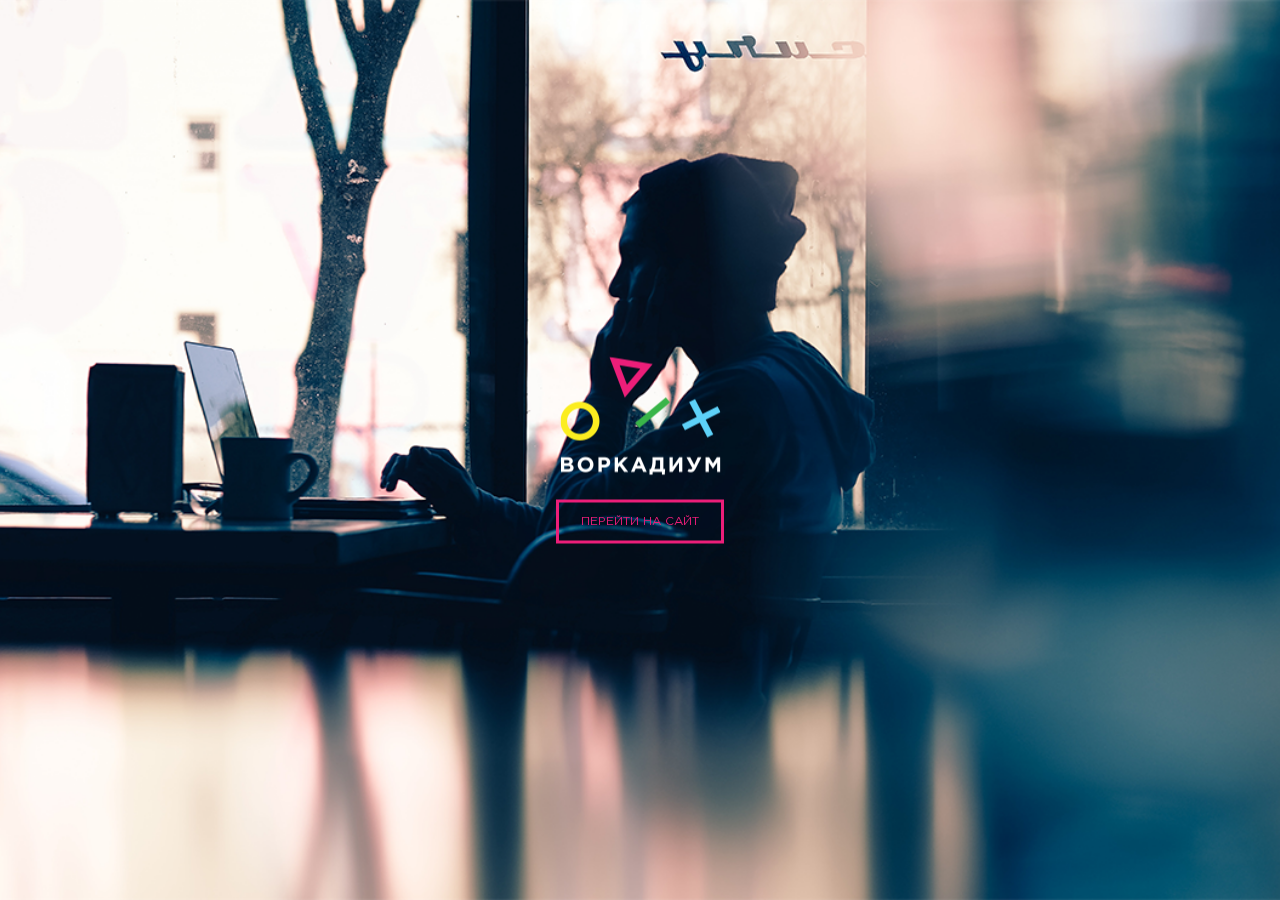
<file: Coworking/index.html>
<!DOCTYPE html>
<html lang="ru">
<head>
  <meta charset="UTF-8">
  <meta name="viewport" content="width=device-width, initial-scale=1.0">
  <title>Воркадиум</title>
  <link rel="stylesheet" href="./css/supercode.css"/>
</head>

<body>
<div class="wrapper wrapper_auth">
  <div class="welcome">
    <div class="welcome__container">
      <div class="welcome__logo">
        <img src="./img/logo.png" alt="logo" class="welcome__logo-pic">
      </div>

      <a href="coworking.html" class="btn">перейти на сайт</a>
    </div>
  </div>
</div>
</body>
</html>
</file>
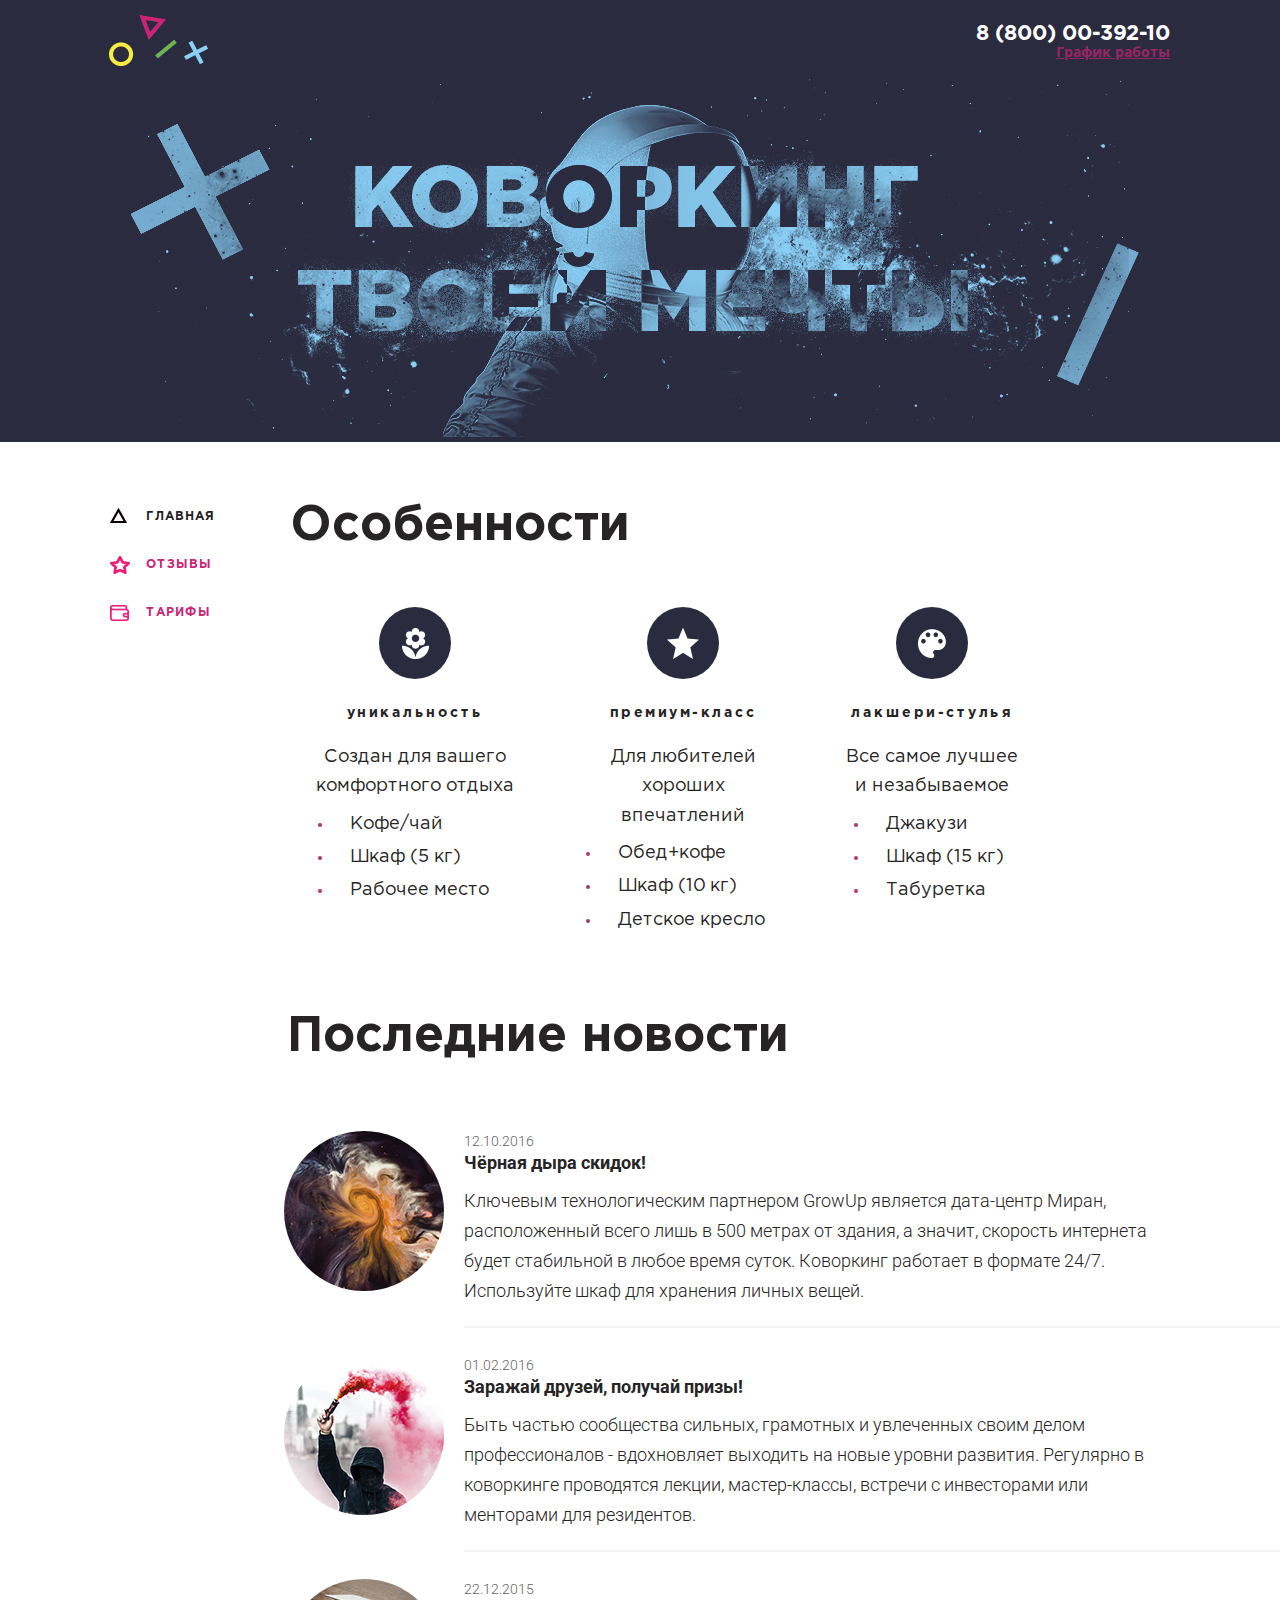
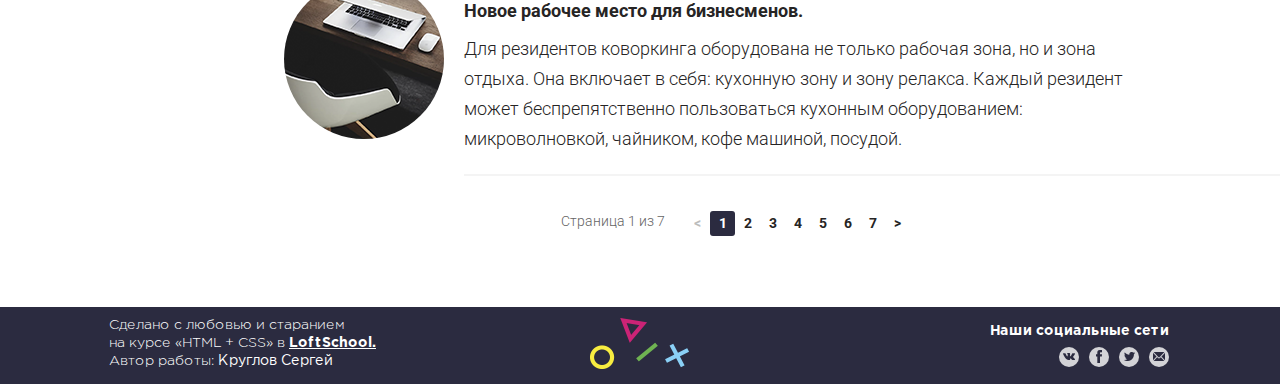
<file: Coworking/coworking.html>
<!DOCTYPE html>
<html lang="ru">
<head>
  <meta charset="UTF-8">
  <meta name="viewport" content="width=1100, initial-scale=1.0">
  <title>Coworking</title>
  <link rel="stylesheet" href="./css/supercode.css">
</head>
<body>
  <div class="wrapper">
    <!-- header -->
    <header class="header">
      <div class="container">
        <!-- logo -->
        <div class="header__side header__side--left">
          <a href="index.html" class="logo">
            <img src="./img/logo-fig.png"alt="logo pic" class="logo__picture"/>
          </a>
        </div>

        <!-- contacts -->
        <div class="header__side header__side--right">
          <address class="contacts">
            <span class="contacts__phone">
              <a href="tel:88000039210" class="phone">8 (800) 00-392-10</a>
            </span>

            <div class="contacts__schedule">
              <button type="button" class="schedule">График работы</button>

              <div class="schedule__block">
                <span class="schedule__workdays">
                  пн-вс: 09:00-20:00
                </span>

                <span class="schedule__lunch">
                  обед: 14:00-14:30
                </span>
              </div>
            </div>
          </address>
        </div>
      </div>
    </header>

    <!-- main photo -->
    <section class="main__photo">
      <div class="container">
        <img src="./img/banner.png" alt="main pic" class="banner"/>
      </div>
    </section>

    <!-- features -->
    <section class="features">
      <div class="container">
        <!-- sidebar -->
        <aside class="navigation__sidebar">
          <nav class="navigation">  
            <ul class="navigation__list">
              <li class="navigation-item">
                <a href="coworking.html" class="navigation__link navigation__link--main navigation__link--mainactive">
                  <span class="navigation__text">главная</span>
                </a>
              </li>

              <li class="navigation-item">
                <a href="reviews.html" class="navigation__link navigation__link--reviews">
                  <span class="navigation__text">отзывы</span>
                </a>
              </li>

              <li class="navigation-item">
                <a href="tariffs.html" class="navigation__link navigation__link--tariffs">
                  <span class="navigation__text">тарифы</span>
                </a>
              </li>
            </ul>
          </nav>
        </aside>

        <!-- features content -->
        <div class="features__content">
          <h1 class="features__main__title">Особенности</h1>

          <ul class="table__list">
            <li class="table-item">
              <div class="table__img__background">
                <img src="./img/flower.png"alt="flower"class="table-icon table-icon--flower"/>
              </div>

              <h3>уникальность</h3>

              <p>
                Создан для вашего
                комфортного отдыха
              </p>

              <ul class="transfer__list">
                <li class="table-transfer"><span>Кофе/чай</span></li>

                <li class="table-transfer"><span>Шкаф (5 кг)</span></li>

                <li class="table-transfer"><span>Рабочее место</span></li>
              </ul>

            </li>

            <li class="table-item">
              <div class="table__img__background">
                <img src="./img/mark-as-favorite-star.png"alt="table star"class="table-icon"/>
              </div>

              <h3>премиум-класс</h3>

              <p>
                Для любителей
                хороших впечатлений
              </p>

              <ul class="transfer__list">
                <li class="table-transfer"><span>Обед+кофе</span></li>

                <li class="table-transfer"><span>Шкаф (10 кг)</span></li>

                <li class="table-transfer"><span>Детское кресло</span></li>
              </ul>
            </li>

            <li class="table-item">
              <div class="table__img__background">
                <img src="./img/painter-palette.png"alt="paint"class="table-icon table-icon--paint"/>
              </div>

              <h3>лакшери-стулья</h3>

              <p>
                Все самое лучшее<br />
                и незабываемое
              </p>

              <ul class="transfer__list">
                <li class="table-transfer"><span>Джакузи</span></li>

                <li class="table-transfer"><span>Шкаф (15 кг)</span></li>

                <li class="table-transfer"><span>Табуретка</span></li>
              </ul>
            </li>
          </ul>
        </div>
      </div>
    </section>

    <!-- news -->
    <section class="news">
      <div class="container">
        <h1 class="news__main__title">Последние новости</h1>

        <div class="news__content">
          <ul class="news__list">
            <li class="news-item">
              <div class="news__avatar">
                <img src="./img/news-1.png"alt="news avatar" class="news__avatar-icon"/>
              </div>

              <div class="news__content__wrapper">
                <time class="news__time">12.10.2016</time>

                <h4 class="news__title">Чёрная дыра скидок!</h4>

                <p class="news__text">
                  Ключевым технологическим партнером GrowUp является
                  дата-центр Миран, расположенный всего лишь в 500 метрах от
                  здания, а значит, скорость интернета будет стабильной в
                  любое время суток. Коворкинг работает в формате 24/7.
                  Используйте шкаф для хранения личных вещей.
                </p>
              </div>
            </li>

            <li class="news-item">
              <div class="news__avatar">
                <img src="./img/news-2.png"alt="news avatar" class="news__avatar-icon"/>
              </div>

              <div class="news__content__wrapper">
                <time class="news__time">01.02.2016</time>

                <h4 class="news__title">Заражай друзей, получай призы!</h4>

                <p class="news__text">
                  Быть частью сообщества сильных, грамотных и увлеченных своим
                  делом профессионалов - вдохновляет выходить на новые уровни
                  развития. Регулярно в коворкинге проводятся лекции,
                  мастер-классы, встречи с инвесторами или менторами для
                  резидентов.
                </p>
              </div>
            </li>

            <li class="news-item">
              <div class="news__avatar">
                <img src="./img/news-3.png"alt="news avatar" class="news__avatar-icon"/>
              </div>

              <div class="news__content__wrapper">
                <time class="news__time">22.12.2015</time>

                <h4 class="news__title">Новое рабочее место для бизнесменов.</h4>

                <p class="news__text">
                  Для резидентов коворкинга оборудована не только рабочая
                  зона, но и зона отдыха. Она включает в себя: кухонную зону и
                  зону релакса. Каждый резидент может беспрепятственно
                  пользоваться кухонным оборудованием: микроволновкой,
                  чайником, кофе машиной, посудой.
                </p>
              </div>
            </li>
          </ul>
        </div>

      </div>
    </section>

    <section class="news__pagination">
      <div class="container">
        <!-- pagination -->
        <div class="pagination">
          <ul class="pagination__list">
            <li class="pagination-item">
              <div class="pagination__display">Страница 1 из 7</div>
            </li>

            <li class="pagination-item">
              <button disabled href="#" class="pagination__button pagination__button--unactive"><</button>
            </li>

            <li class="pagination-item">
              <button href="#" class="pagination__button pagination__button--start">1</button>
            </li>

            <li class="pagination-item"><button href="#" class="pagination__button">2</button></li>

            <li class="pagination-item"><button href="#" class="pagination__button">3</button></li>

            <li class="pagination-item"><button href="#" class="pagination__button">4</button></li>

            <li class="pagination-item"><button href="#" class="pagination__button">5</button></li>

            <li class="pagination-item"><button href="#" class="pagination__button">6</button></li>

            <li class="pagination-item"><button href="#" class="pagination__button">7</button></li>

            <li class="pagination-item"><button href="#" class="pagination__button">></button></li>
          </ul>
        </div>
      </div>
    </section>

    <!-- footer -->
    <footer class="footer">
      <div class="container">
        <div class="footer__side footer__side--left">
          <p class="copyright">
            Сделано с любовью и старанием <br />
            на курсе «HTML + CSS» в
            <a href="https://loftschool.com/" class="copyright__loftschool">LoftSchool.</a> <br />
            Автор работы: <strong>Круглов Сергей</strong>
          </p>
        </div>

        <div class="footer__side footer__side--middle">
          <a href="index.html" class="logo">
            <img src="./img/logo-fig.png"alt="footer__logo"/>
          </a>
        </div>

        <!-- socials -->
        <div class="footer__side footer__side--right">
          <span class="social__text">Наши социальные сети</span>
          <div class="social__content">
            <ul class="social__list">
              <li class="social-item">
                <a href="#">
                  <div class="social__wrapper">
                    <img src="./img/vk.png"alt="vk"/>
                  </div>
                </a>
              </li>

              <li class="social-item">
                <a href="#">
                  <div class="social__wrapper">
                    <img src="./img/fb.png"alt="fb"/>
                  </div>
                </a>
              </li>

              <li class="social-item">
                <a href="#">
                  <div class="social__wrapper">
                    <img src="./img/twitter.png"alt="twit"/>
                  </div>
                </a>
              </li>

              <li class="social-item">
                <a href="#">
                  <div class="social__wrapper">
                    <img src="./img/mail.png"alt="mail"/>
                  </div>
                </a>
              </li>
            </ul>
          </div>
        </div>
      </div>
    </footer>
  </div>
</body>
</html>
</file>
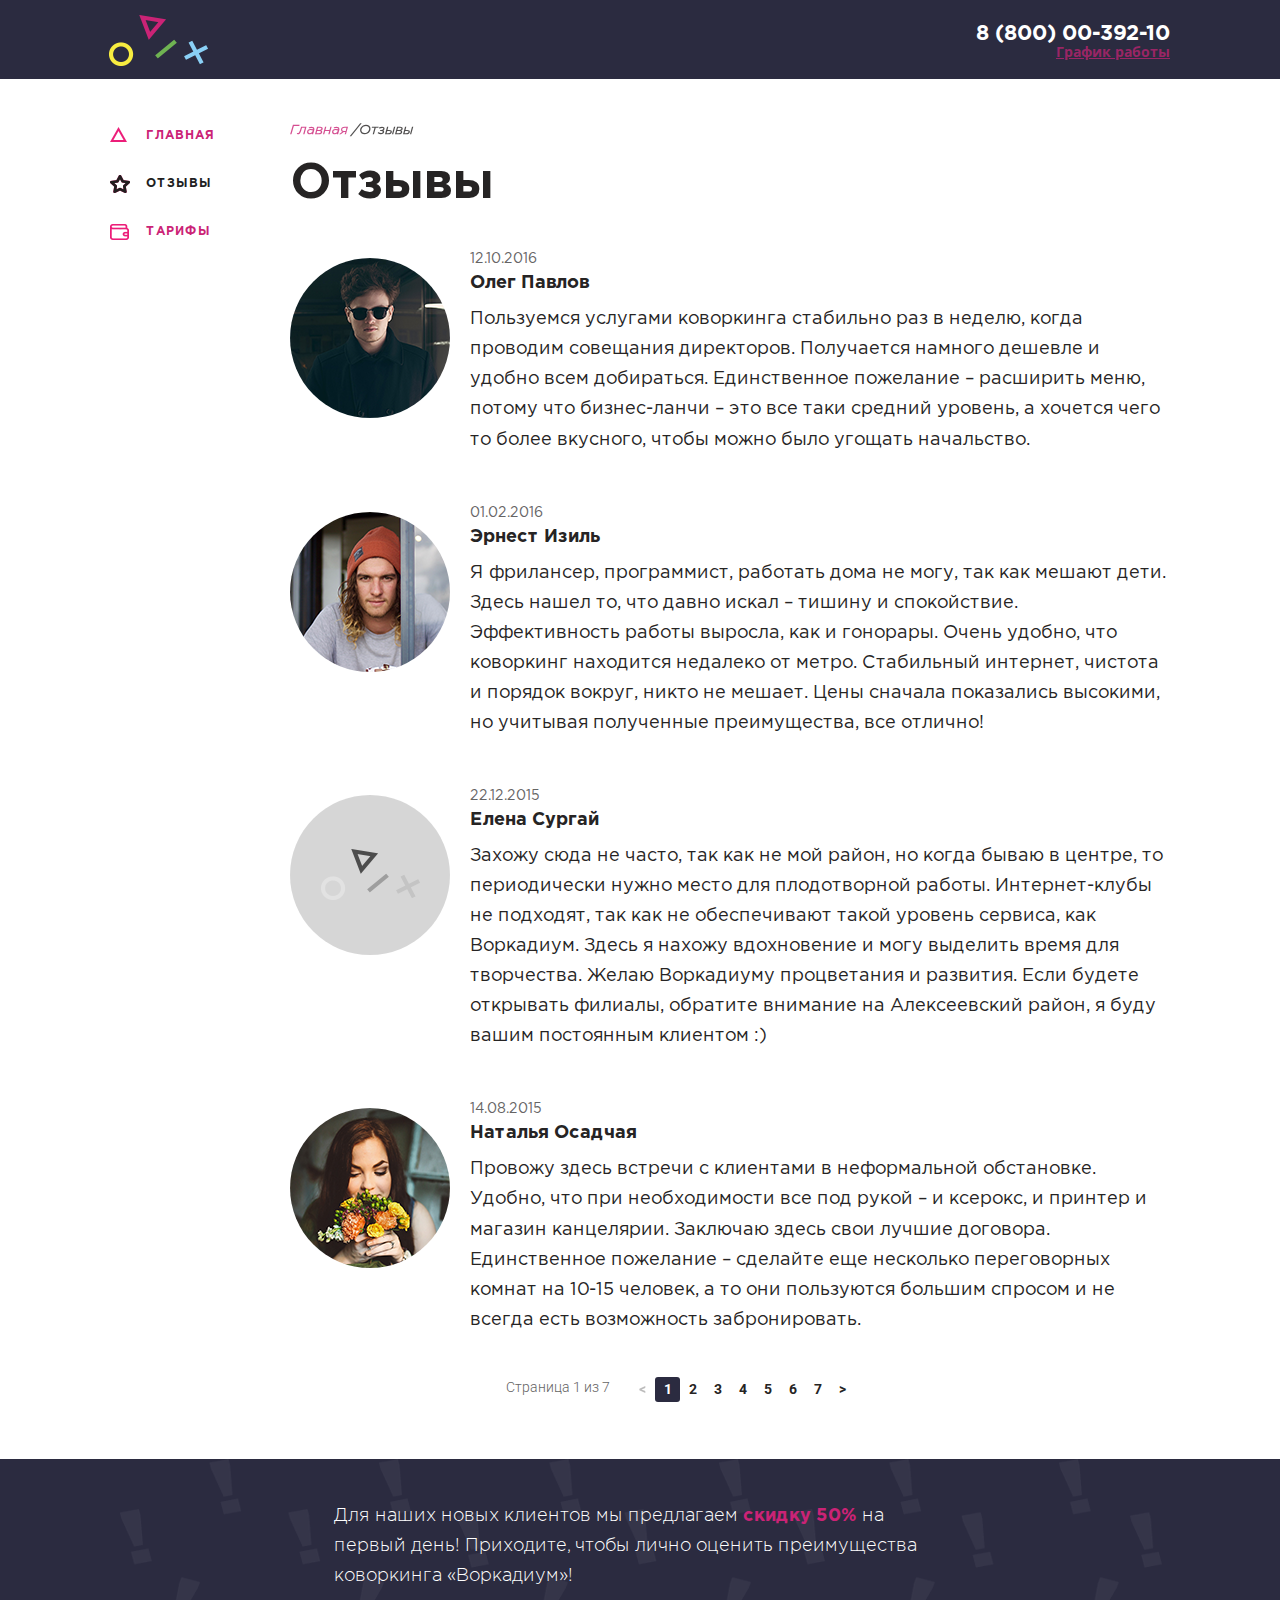
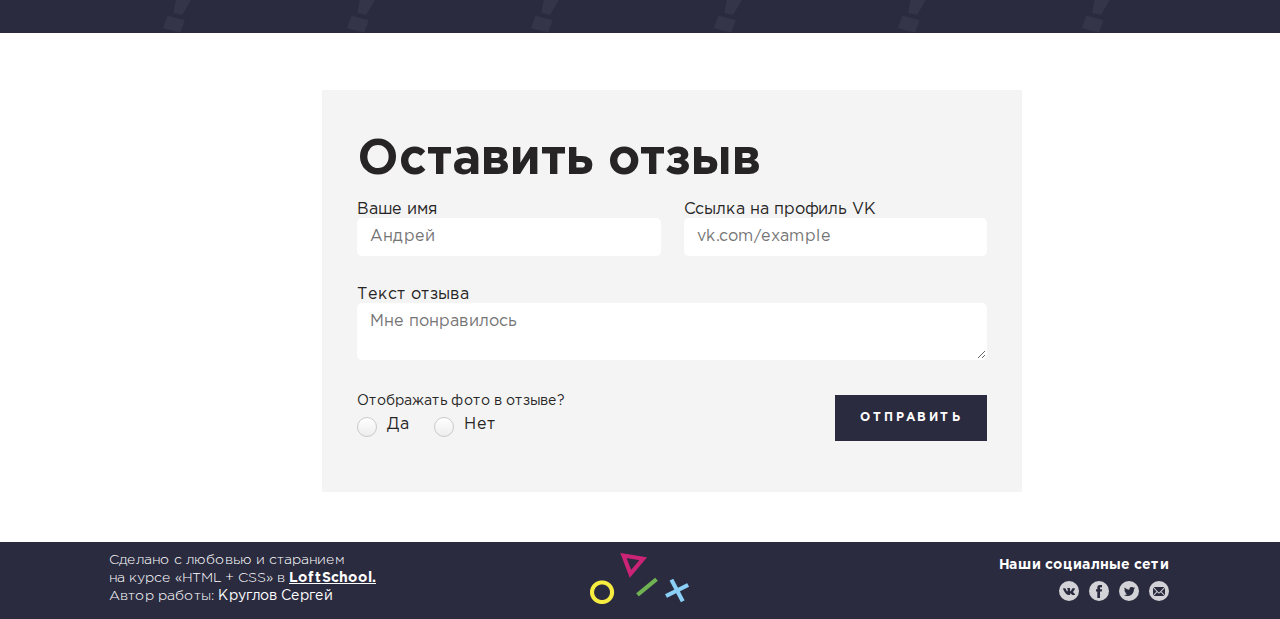
<file: Coworking/reviews.html>
<!DOCTYPE html>
<html lang="ru">
<head>
  <meta charset="UTF-8">
  <meta name="viewport" content="width=1100, initial-scale=1.0">
  <title>Reviews</title>
  <link rel="stylesheet" href="./css/supercode.css"/>
</head>
<body>
  <div class="wrapper">
    <!-- header -->
    <header class="header">
      <div class="container">
        <!-- logo -->
        <div class="header__side header__side--left">
          <a href="coworking.html" class="logo">
            <img src="./img/logo-fig.png"alt="logo pic" class="logo__picture"/>
          </a>
        </div>

        <!-- contacts -->
        <div class="header__side header__side--right">
          <address class="contacts">
            <span class="contacts__phone">
              <a href="tel:88000039210" class="phone">8 (800) 00-392-10</a>
            </span>

            <div class="contacts__schedule">
              <button type="button" class="schedule">График работы</button>

              <div class="schedule__block">
                <span class="schedule__workdays">
                  пн-вс: 09:00-20:00
                </span>

                <span class="schedule__lunch">
                  обед: 14:00-14:30
                </span>
              </div>
            </div>
          </address>
        </div>
      </div>
    </header>

    <!-- reviews -->
    <section class="reviews">
      <div class="container">
        <!-- sidebar -->
        <aside class="navigation__sidebar">
          <nav class="navigation">  
            <ul class="navigation__list">
              <li class="navigation-item">
                <a href="coworking.html" class="navigation__link navigation__link--main">
                  <span class="navigation__text">главная</span>
                </a>
              </li>

              <li class="navigation-item">
                <a href="reviews.html" class="navigation__link navigation__link--reviews navigation__link--reviewsactive">
                  <span class="navigation__text">отзывы</span>
                </a>
              </li>

              <li class="navigation-item">
                <a href="tariffs.html" class="navigation__link navigation__link--tariffs">
                  <span class="navigation__text">тарифы</span>
                </a>
              </li>
            </ul>
          </nav>
        </aside>

        <!-- reviews content -->
        <div class="reviews__wrap">
          <!-- breadcrumbs -->
          <nav class="breadcrumbs">
            <a href="coworking.html" class="breadcrumbs__main">Главная</a>
  
            <span class="breadcrumbs__tariffs">Отзывы</span>
          </nav>

          <!-- reviews content -->
          <div class="reviews__content">
            <h1 class="reviews__main__title">Отзывы</h1>

            <ul class="reviews__list">
              <li class="reviews-item">
                <div class="reviews__avatar">
                  <img src="./img/oleg-avatar.png"alt="reviews avatar" class="reviews__avatar-icon"/>
                </div>

                <div class="reviews__content__wrapper">
                  <time class="reviews__time">12.10.2016</time>

                  <h4 class="reviews__title">Олег Павлов</h4>

                  <p class="reviews__text">
                    Пользуемся услугами коворкинга стабильно раз в неделю, когда проводим
                    совещания директоров. Получается намного дешевле и удобно всем
                    добираться. Единственное пожелание – расширить меню, потому что
                    бизнес-ланчи – это все таки средний уровень, а хочется чего то более
                    вкусного, чтобы можно было угощать начальство.
                  </p>
                </div>
              </li>

              <li class="reviews-item">
                <div class="reviews__avatar">
                  <img src="./img/ernest-avatar.png"alt="reviews avatar" class="reviews__avatar-icon"/>
                </div>

                <div class="reviews__content__wrapper">
                  <time class="reviews__time">01.02.2016</time>

                  <h4 class="reviews__title">Эрнест Изиль</h4>

                  <p class="reviews__text">
                    Я фрилансер, программист, работать дома не могу, так как мешают дети.
                    Здесь нашел то, что давно искал – тишину и спокойствие. Эффективность
                    работы выросла, как и гонорары. Очень удобно, что коворкинг находится
                    недалеко от метро. Стабильный интернет, чистота и порядок вокруг, никто
                    не мешает. Цены сначала показались высокими, но учитывая полученные
                    преимущества, все отлично!
                  </p>
                </div>
              </li>

              <li class="reviews-item">
                <div class="reviews__avatar reviews__avatar--logo">
                  <img src="./img/logo-fig.png"alt="reviews avatar" class="reviews__avatar-icon reviews__avatar-icon--logo"/>
                </div>

                <div class="reviews__content__wrapper">
                  <time class="reviews__time">22.12.2015</time>

                  <h4 class="reviews__title">Елена Сургай</h4>

                  <p class="reviews__text">
                    Захожу сюда не часто, так как не мой район, но когда бываю в центре, то
                    периодически нужно место для плодотворной работы. Интернет-клубы не
                    подходят, так как не обеспечивают такой уровень сервиса, как Воркадиум.
                    Здесь я нахожу вдохновение и могу выделить время для творчества.
                    Желаю Воркадиуму процветания и развития. Если будете открывать
                    филиалы, обратите внимание на Алексеевский район, я буду вашим
                    постоянным клиентом :) 
                  </p>
                </div>
              </li>

              <li class="reviews-item">
                <div class="reviews__avatar">
                  <img src="./img/natalya-avatar.png"alt="reviews avatar" class="reviews__avatar-icon"/>
                </div>

                <div class="reviews__content__wrapper">
                  <time class="reviews__time">14.08.2015</time>

                  <h4 class="reviews__title">Наталья Осадчая</h4>

                  <p class="reviews__text">
                    Провожу здесь встречи с клиентами в неформальной обстановке. Удобно,
                    что при необходимости все под рукой – и ксерокс, и принтер и магазин
                    канцелярии. Заключаю здесь свои лучшие договора. Единственное
                    пожелание – сделайте еще несколько переговорных комнат на 10-15
                    человек, а то они пользуются большим спросом и не всегда есть
                    возможность забронировать.
                  </p>
                </div>
              </li>
            </ul>
          </div>

        </div>
      </div>
    </section>
    <section class="reviews__pagination">
      <div class="container">
        <!-- pagination -->
        <div class="pagination">
          <ul class="pagination__list">
            <li class="pagination-item">
              <div class="pagination__display">Страница 1 из 7</div>
            </li>

            <li class="pagination-item">
              <button disabled href="#" class="pagination__button pagination__button--unactive"><</button>
            </li>

            <li class="pagination-item">
              <button href="#" class="pagination__button pagination__button--start">1</button>
            </li>

            <li class="pagination-item"><button href="#" class="pagination__button">2</button></li>

            <li class="pagination-item"><button href="#" class="pagination__button">3</button></li>

            <li class="pagination-item"><button href="#" class="pagination__button">4</button></li>

            <li class="pagination-item"><button href="#" class="pagination__button">5</button></li>

            <li class="pagination-item"><button href="#" class="pagination__button">6</button></li>

            <li class="pagination-item"><button href="#" class="pagination__button">7</button></li>

            <li class="pagination-item"><button href="#" class="pagination__button">></button></li>
          </ul>
        </div>
      </div>
    </section>

    <!-- discount -->
    <section class="discount">
      <div class="container">
        <div class="discount__img__wrapper">
          <img src="./img/pattern.png" alt="sales" class="discount__picture">

          <div class="discount__text">
            Для наших новых клиентов мы предлагаем <span>скидку 50%</span> на первый
            день! Приходите, чтобы лично оценить преимущества коворкинга  
            «Воркадиум»!
          </div>
        </div>
      </div>
    </section>

    <!-- feedback -->
    <section class="feedback">
      <div class="container">
        <div class="container__inner">
          <form action="" class="form">
            <h1 class="form__title">
              Оставить отзыв
            </h1>
  
            <div class="form__container">
              <div class="form__row">
                <label class="form__input">
                  <div class="form__input-title">
                    Ваше имя
                  </div>
                  <input type="text" placeholder="Андрей" class="form__input-elem">
                </label>
    
                <label class="form__input">
                  <div class="form__input-title">
                    Ссылка на профиль VK
                  </div>
                  <input type="text" placeholder="vk.com/example" class="form__input-elem">
                </label>
              </div>
            </div>
  
            <div class="form__row">
              <label class="form__input">
                <div class="form__input-title">
                  Текст отзыва
                </div>
                <textarea name="" placeholder="Мне понравилось" class="form__input-elem form__input-elem--textarea"></textarea>
              </label>
            </div>

            <div class="form__buttons">
              <div class="form__buttons__photo">
                <div class="form__photo-title">
                  Отображать фото в отзыве?
                </div>

                <div class="form__controlls">
                  <label class="form__radio">
                    <input type="radio" name="answer" id="" class="form__radio-real">

                    <div class="form__radio-visible"></div>

                    <div class="form__radio-text">Да</div>
                  </label>

                  <label class="form__radio">
                    <input type="radio" name="answer" id="" class="form__radio-real">

                    <div class="form__radio-visible"></div>

                    <div class="form__radio-text">Нет</div>
                  </label>
                </div>
              </div>

              <div class="form__buttons__submit">
                <button class="btn btn--form" type="submit">
                  Отправить
                </button>
              </div>
            </div>
          </form>
        </div>
      </div>
    </section>

    <!-- footer -->
    <footer class="footer">
      <div class="container">
        <div class="footer__side footer__side--left">
          <p class="copyright">
            Сделано с любовью и старанием <br />
            на курсе «HTML + CSS» в
            <a href="https://loftschool.com/" class="copyright__loftschool">LoftSchool.</a> <br />
            Автор работы: <strong>Круглов Сергей</strong>
          </p>
        </div>

        <div class="footer__side footer__side--middle">
          <a href="coworking.html" class="logo">
            <img src="./img/logo-fig.png"alt="footer__logo"/>
          </a>
        </div>

        <!-- socials -->
        <div class="footer__side footer__side--right">
          <span class="social__text">Наши социалные сети</span>
          <div class="social__content">
            <ul class="social__list">
              <li class="social-item">
                <a href="#">
                  <div class="social__wrapper">
                    <img src="./img/vk.png"alt="vk"/>
                  </div>
                </a>
              </li>

              <li class="social-item">
                <a href="#">
                  <div class="social__wrapper">
                    <img src="./img/fb.png"alt="fb"/>
                  </div>
                </a>
              </li>

              <li class="social-item">
                <a href="#">
                  <div class="social__wrapper">
                    <img src="./img/twitter.png"alt="twit"/>
                  </div>
                </a>
              </li>

              <li class="social-item">
                <a href="#">
                  <div class="social__wrapper">
                    <img src="./img/mail.png"alt="mail"/>
                  </div>
                </a>
              </li>
            </ul>
          </div>
        </div>
      </div>
    </footer>
  </div>
</body>
</html>
</file>
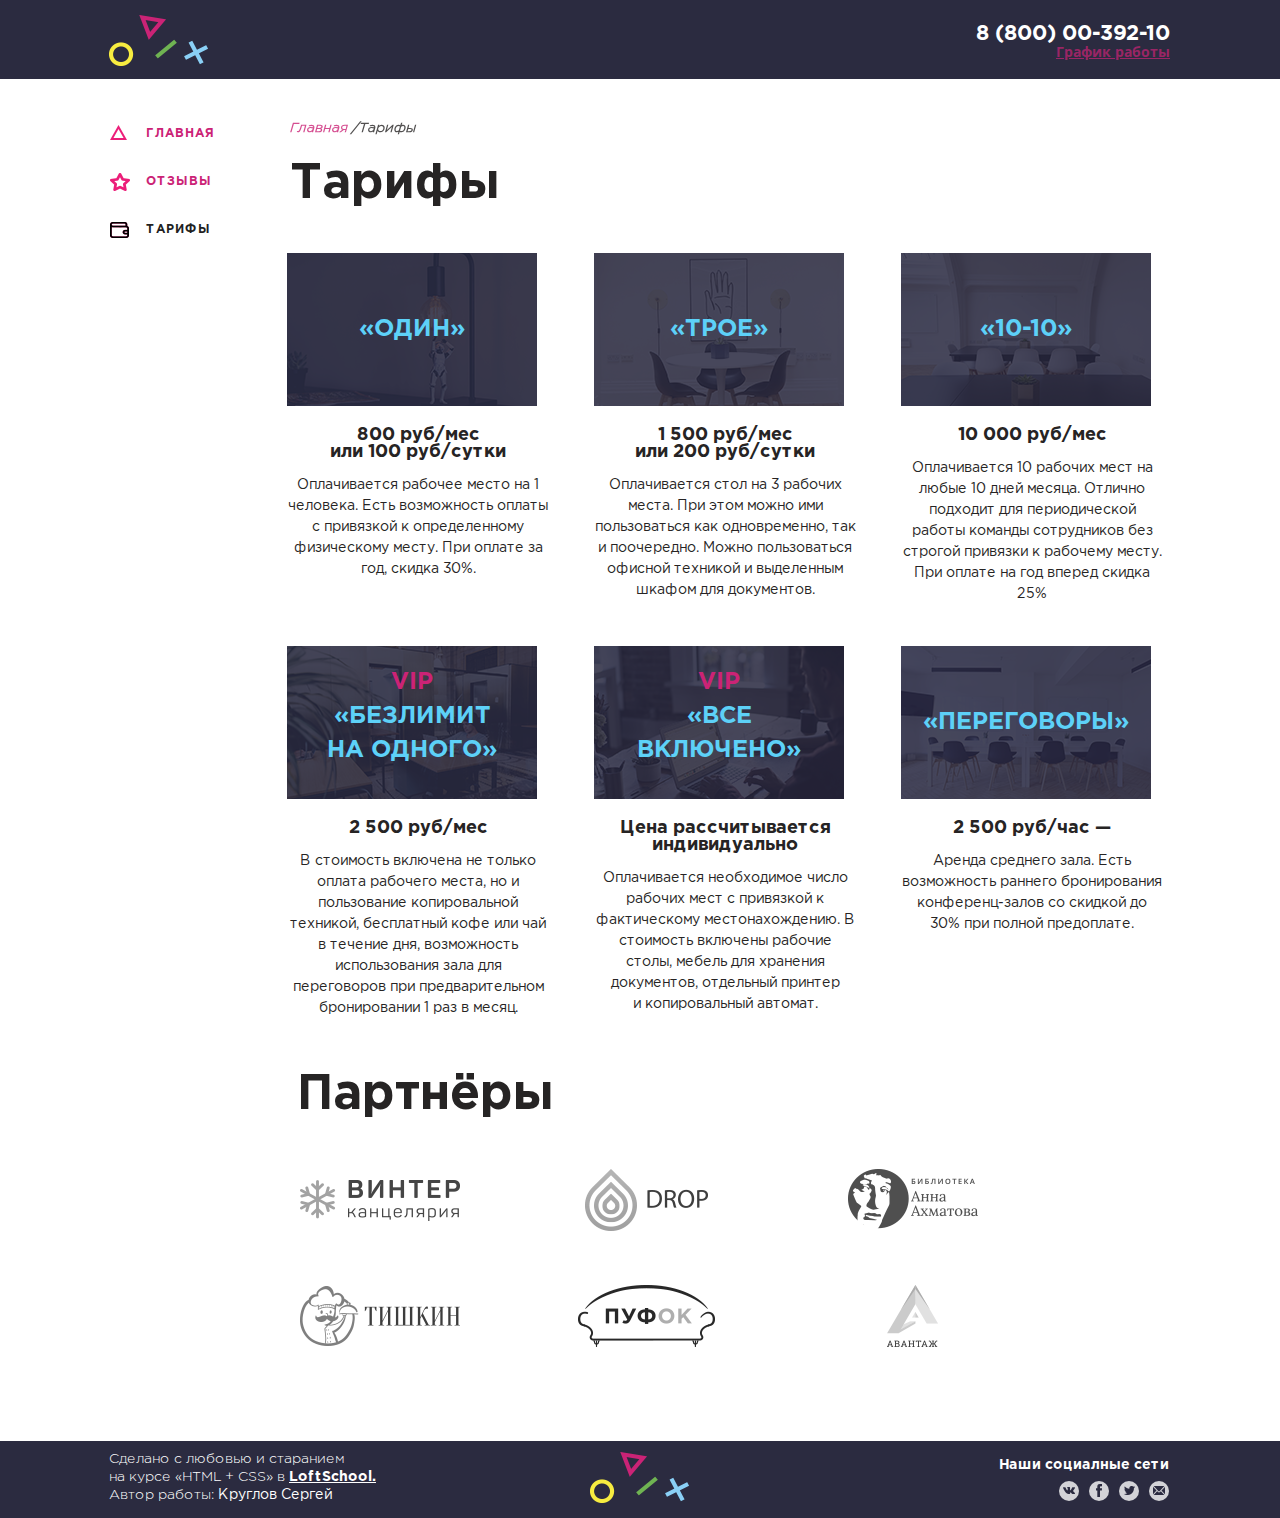
<file: Coworking/tariffs.html>
<!DOCTYPE html>
<html lang="ru">
<head>
  <meta charset="UTF-8">
  <meta name="viewport" content="width=1100, initial-scale=1.0">
  <title>Tariffs</title>
  <link rel="stylesheet" href="./css/supercode.css"/>
</head>
<body>
  <div class="wrapper">
    <!-- header -->
    <header class="header">
      <div class="container">
        <!-- logo -->
        <div class="header__side header__side--left">
          <a href="coworking.html" class="logo">
            <img src="./img/logo-fig.png"alt="logo pic" class="logo__picture"/>
          </a>
        </div>

        <!-- contacts -->
        <div class="header__side header__side--right">
          <address class="contacts">
            <span class="contacts__phone">
              <a href="tel:88000039210" class="phone">8 (800) 00-392-10</a>
            </span>

            <!-- schedule -->
            <div class="contacts__schedule">
              <button type="button" class="schedule">График работы</button>

              <div class="schedule__block">
                <span class="schedule__workdays">
                  пн-вс: 09:00-20:00
                </span>

                <span class="schedule__lunch">
                  обед: 14:00-14:30
                </span>
              </div>
            </div>
          </address>
        </div>
      </div>
    </header>

    <!-- tariffs -->
    <section class="tariffs">
      <div class="container">
        <!-- sidebar -->
        <aside class="navigation__sidebar">
          <nav class="navigation">  
            <ul class="navigation__list">
              <li class="navigation-item">
                <a href="coworking.html" class="navigation__link navigation__link--main">
                  <span class="navigation__text">главная</span>
                </a>
              </li>

              <li class="navigation-item">
                <a href="reviews.html" class="navigation__link navigation__link--reviews">
                  <span class="navigation__text">отзывы</span>
                </a>
              </li>

              <li class="navigation-item">
                <a href="tariffs.html" class="navigation__link navigation__link--tariffs navigation__link--tariffsactive">
                  <span class="navigation__text">тарифы</span>
                </a>
              </li>
            </ul>
          </nav>
        </aside>

        <div class="tariffs__wrap">
          <!-- breadcrumbs -->
          <nav class="breadcrumbs">
            <a href="coworking.html" class="breadcrumbs__main">Главная</a>

            <span class="breadcrumbs__tariffs">Тарифы</span>
          </nav>

          <!-- tariffs content -->
          <div class="tariffs__content">
            <h1 class="tariffs__main__title">Тарифы</h1>

            <ul class="tariffs__desc-list">
              <li class="tariffs__desc-item">
                <div class="tariff__img">
                  <img src="./img/desc__avatar1.png" alt="tariffs__avatar" class="tariffs__avatar">

                  <span class="tariffs__avatar__title">«ОДИН»</span>
                </div>

                <h3 class="tariffs__desc__title">800 руб/мес <br /> или 100 руб/сутки</h3>

                <p class="tariffs__desc__text">
                  Оплачивается рабочее место на 1
                  человека. Есть возможность
                  оплаты с привязкой к
                  определенному физическому
                  месту. При оплате за год, скидка
                  30%.
                </p>
              </li>

              <li class="tariffs__desc-item">
                <div class="tariff__img">
                  <img src="./img/desc__avatar2.png" alt="tariffs__avatar" class="tariffs__avatar">

                  <span class="tariffs__avatar__title">«Трое»</span>
                </div>

                <h3 class="tariffs__desc__title">1 500 руб/мес <br /> или 200 руб/сутки</h3>

                <p class="tariffs__desc__text">
                  Оплачивается стол на 3 рабочих
                  места. При этом можно ими
                  пользоваться как одновременно,
                  так и поочередно. Можно
                  пользоваться офисной техникой и
                  выделенным шкафом для
                  документов.
                </p>
              </li>

              <li class="tariffs__desc-item">
                <div class="tariff__img">
                  <img src="./img/desc__avatar3.png" alt="tariffs__avatar" class="tariffs__avatar">

                  <span class="tariffs__avatar__title">«10-10»</span>
                </div>

                <h3 class="tariffs__desc__title">10 000 руб/мес</h3>

                <p class="tariffs__desc__text">
                  Оплачивается 10 рабочих мест на
                  любые 10 дней месяца. Отлично
                  подходит для периодической
                  работы команды сотрудников без
                  строгой привязки к рабочему
                  месту. При оплате на год вперед
                  скидка 25%
                </p>
              </li>

              <li class="tariffs__desc-item tariffs__desc-item--vip">
                <div class="tariff__img">
                  <img src="./img/desc__avatar4.png" alt="tariffs__avatar" class="tariffs__avatar">

                  <span>VIP</span>

                  <span class="tariffs__avatar__title">«Безлимит<br />на&nbsp;одного»</span>
                </div>

                <h3 class="tariffs__desc__title">2 500 руб/мес</h3>

                <p class="tariffs__desc__text">
                  В стоимость включена не только
                  оплата рабочего места, но и
                  пользование копировальной
                  техникой, бесплатный кофе или чай
                  в течение дня, возможность
                  использования зала для
                  переговоров при предварительном
                  бронировании 1 раз в месяц.
                </p>
              </li>

              <li class="tariffs__desc-item tariffs__desc-item--vip">
                <div class="tariff__img">
                  <img src="./img/desc__avatar5.png" alt="tariffs__avatar" class="tariffs__avatar">

                  <span>VIP</span>

                  <span class="tariffs__avatar__title">«Все<br />включено»</span>
                </div>

                <h3 class="tariffs__desc__title">Цена рассчитывается <br /> индивидуально</h3>

                <p class="tariffs__desc__text">
                  Оплачивается необходимое число
                  рабочих мест с привязкой к
                  фактическому местонахождению.
                  В стоимость включены рабочие
                  столы, мебель для хранения
                  документов, отдельный принтер <br />
                  и копировальный автомат.
                </p>
              </li>

              <li class="tariffs__desc-item">
                <div class="tariff__img">
                  <img src="./img/desc__avatar6.png" alt="tariffs__avatar" class="tariffs__avatar">

                  <span class="tariffs__avatar__title">«Переговоры»</span>
                </div>

                <h3 class="tariffs__desc__title">2 500 руб/час — </h3>

                <p class="tariffs__desc__text">
                  Аренда среднего зала. Есть
                  возможность раннего
                  бронирования конференц-залов
                  со скидкой до 30% при полной
                  предоплате.
                </p>
              </li>
            </ul>
          </div>
        </div>

      </div>
    </section>

    <!-- partners -->
    <section class="partners">
      <div class="container">
        <h1 class="partners__title">Партнёры</h1>

        <!-- partners content-->
        <div class="partners__content">
          <ul class="partners__list">
            <li class="partners-item">
              <div class="partners__imgwrap">
                <img src="./img/logo-1.png" alt="partners avatar" class="partners__avatar">
              </div>
            </li>

            <li class="partners-item">
              <div class="partners__imgwrap">
                <img src="./img/logo-2.png" alt="partners avatar" class="partners__avatar">
              </div>
            </li>

            <li class="partners-item">
              <div class="partners__imgwrap">
                <img src="./img/logo-3.png" alt="partners avatar" class="partners__avatar">
              </div>
            </li>

            <li class="partners-item">
              <div class="partners__imgwrap">
                <img src="./img/logo-4.png" alt="partners avatar" class="partners__avatar">
              </div>
            </li>

            <li class="partners-item">
              <div class="partners__imgwrap">
                <img src="./img/logo-5.png" alt="partners avatar" class="partners__avatar">
              </div>
            </li>

            <li class="partners-item">
              <div class="partners__imgwrap">
                <img src="./img/logo-6.png" alt="partners avatar" class="partners__avatar">
              </div>
            </li>
          </ul>
        </div>
      </div>
    </section>

    <!-- footer -->
    <footer class="footer">
      <div class="container">
        <div class="footer__side footer__side--left">
          <p class="copyright">
            Сделано с любовью и старанием <br />
            на курсе «HTML + CSS» в
            <a href="https://loftschool.com/" class="copyright__loftschool">LoftSchool.</a> <br />
            Автор работы: <strong>Круглов Сергей</strong>
          </p>
        </div>

        <div class="footer__side footer__side--middle">
          <a href="coworking.html" class="logo">
            <img src="./img/logo-fig.png" alt="footer__logo"/>
          </a>
        </div>

        <!-- socials -->
        <div class="footer__side footer__side--right">
          <span class="social__text">Наши социалные сети</span>
          <div class="social__content">
            <ul class="social__list">
              <li class="social-item">
                <a href="#">
                  <div class="social__wrapper">
                    <img src="./img/vk.png"alt="vk"/>
                  </div>
                </a>
              </li>

              <li class="social-item">
                <a href="#">
                  <div class="social__wrapper">
                    <img src="./img/fb.png"alt="fb"/>
                  </div>
                </a>
              </li>

              <li class="social-item">
                <a href="#">
                  <div class="social__wrapper">
                    <img src="./img/twitter.png"alt="twit"/>
                  </div>
                </a>
              </li>

              <li class="social-item">
                <a href="#">
                  <div class="social__wrapper">
                    <img src="./img/mail.png"alt="mail"/>
                  </div>
                </a>
              </li>
            </ul>
          </div>
        </div>
      </div>
    </footer>
  </div>
</body>
</html>
</file>
<file: Coworking/css/supercode.css>
/* layout */

@import url('./layout/fonts.css');
@import url('./layout/normalize.css');
@import url('./layout/base.css');

/* individual elements */

@import url('./blocks/pagination.css');
@import url('./blocks/breadcrumbs.css');
@import url('./blocks/btn.css');

/* header */

@import url('./blocks/header.css');
@import url('./blocks/logo.css');
@import url('./blocks/contacts.css');
@import url('./blocks/schedule.css');
@import url('./blocks/mainphoto.css');

/* sidebar */

@import url('./blocks/sidebar.css');

/* intro */

@import url('./blocks/welcome.css');

/* main-content */

@import url('./blocks/features.css');
@import url('./blocks/news.css');

/* tariffs */

@import url('./blocks/tariffs.css');
@import url('./blocks/partners.css');

/* reviews */

@import url('./blocks/reviews.css');
@import url('./blocks/discount.css');
@import url('./blocks/feedback.css');
@import url('./blocks/form.css');

/* footer */

@import url('./blocks/footer.css');
@import url('./blocks/socials.css');
</file>
